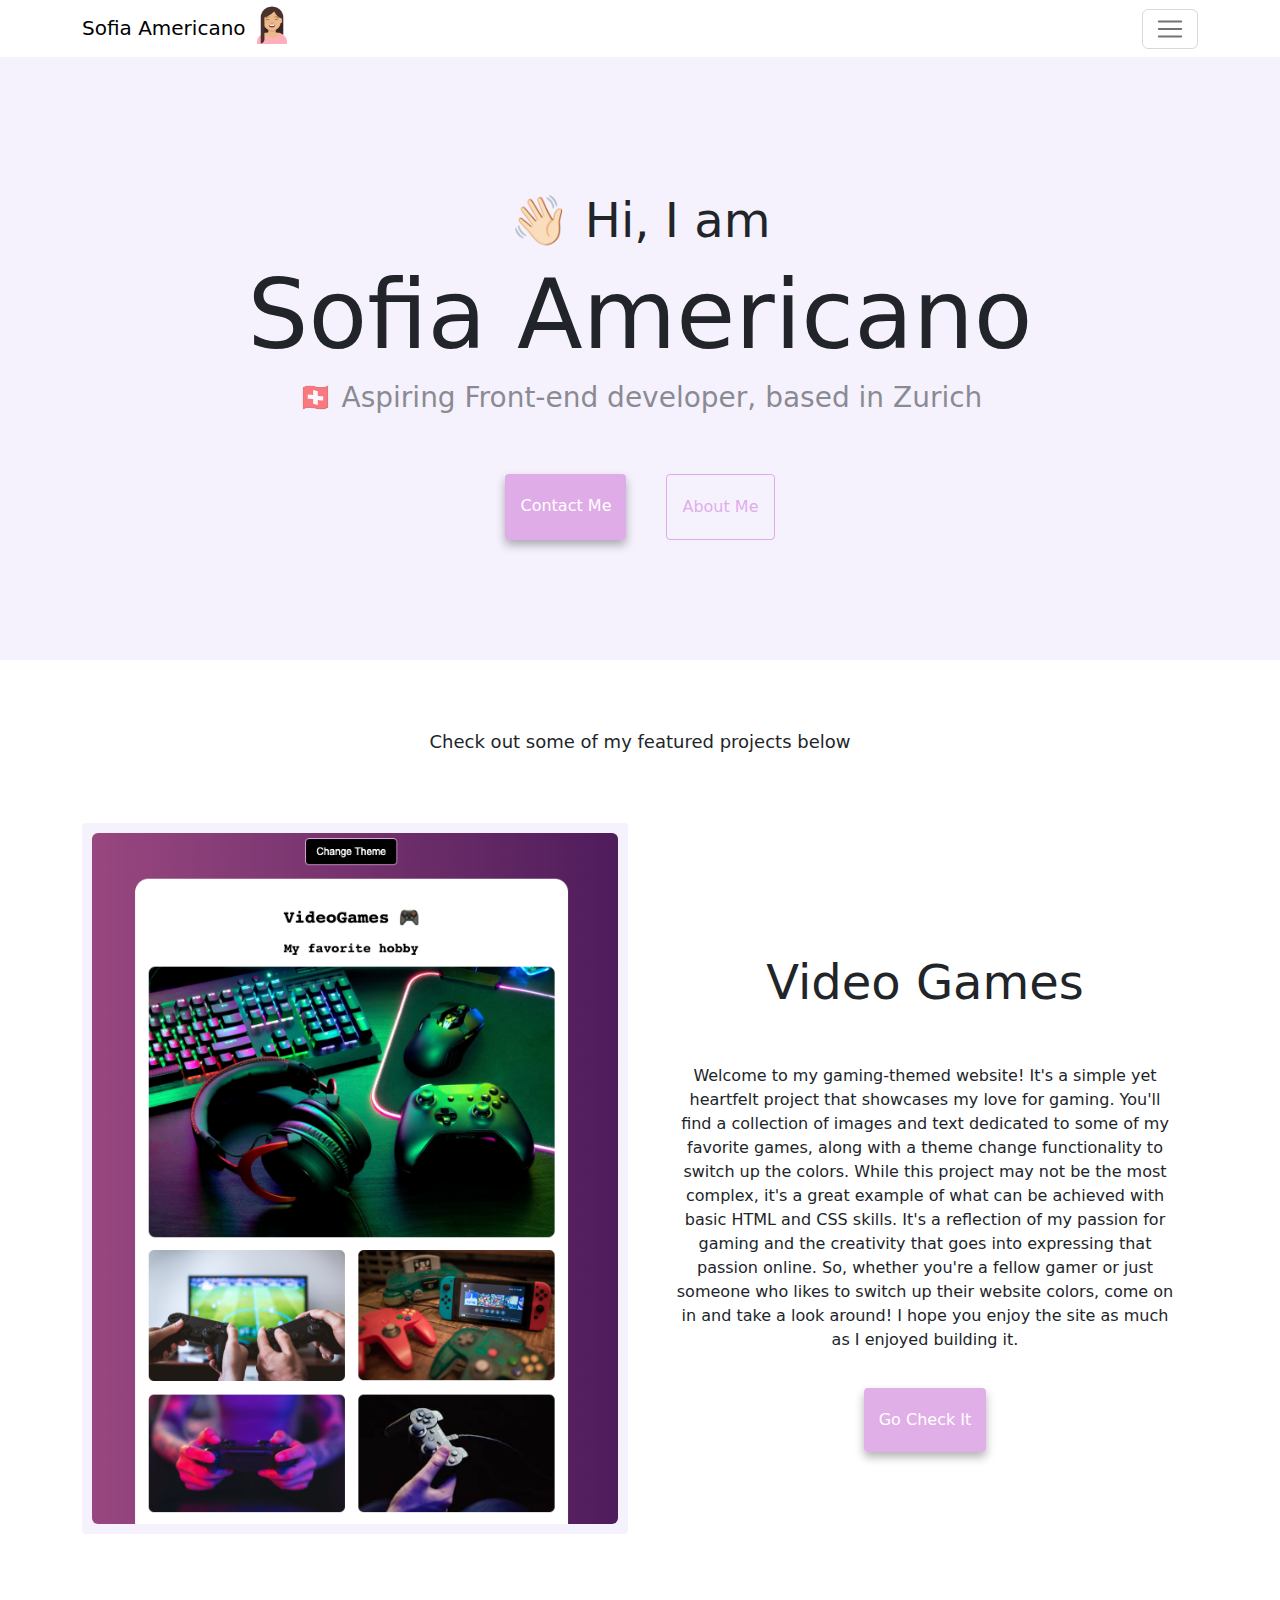
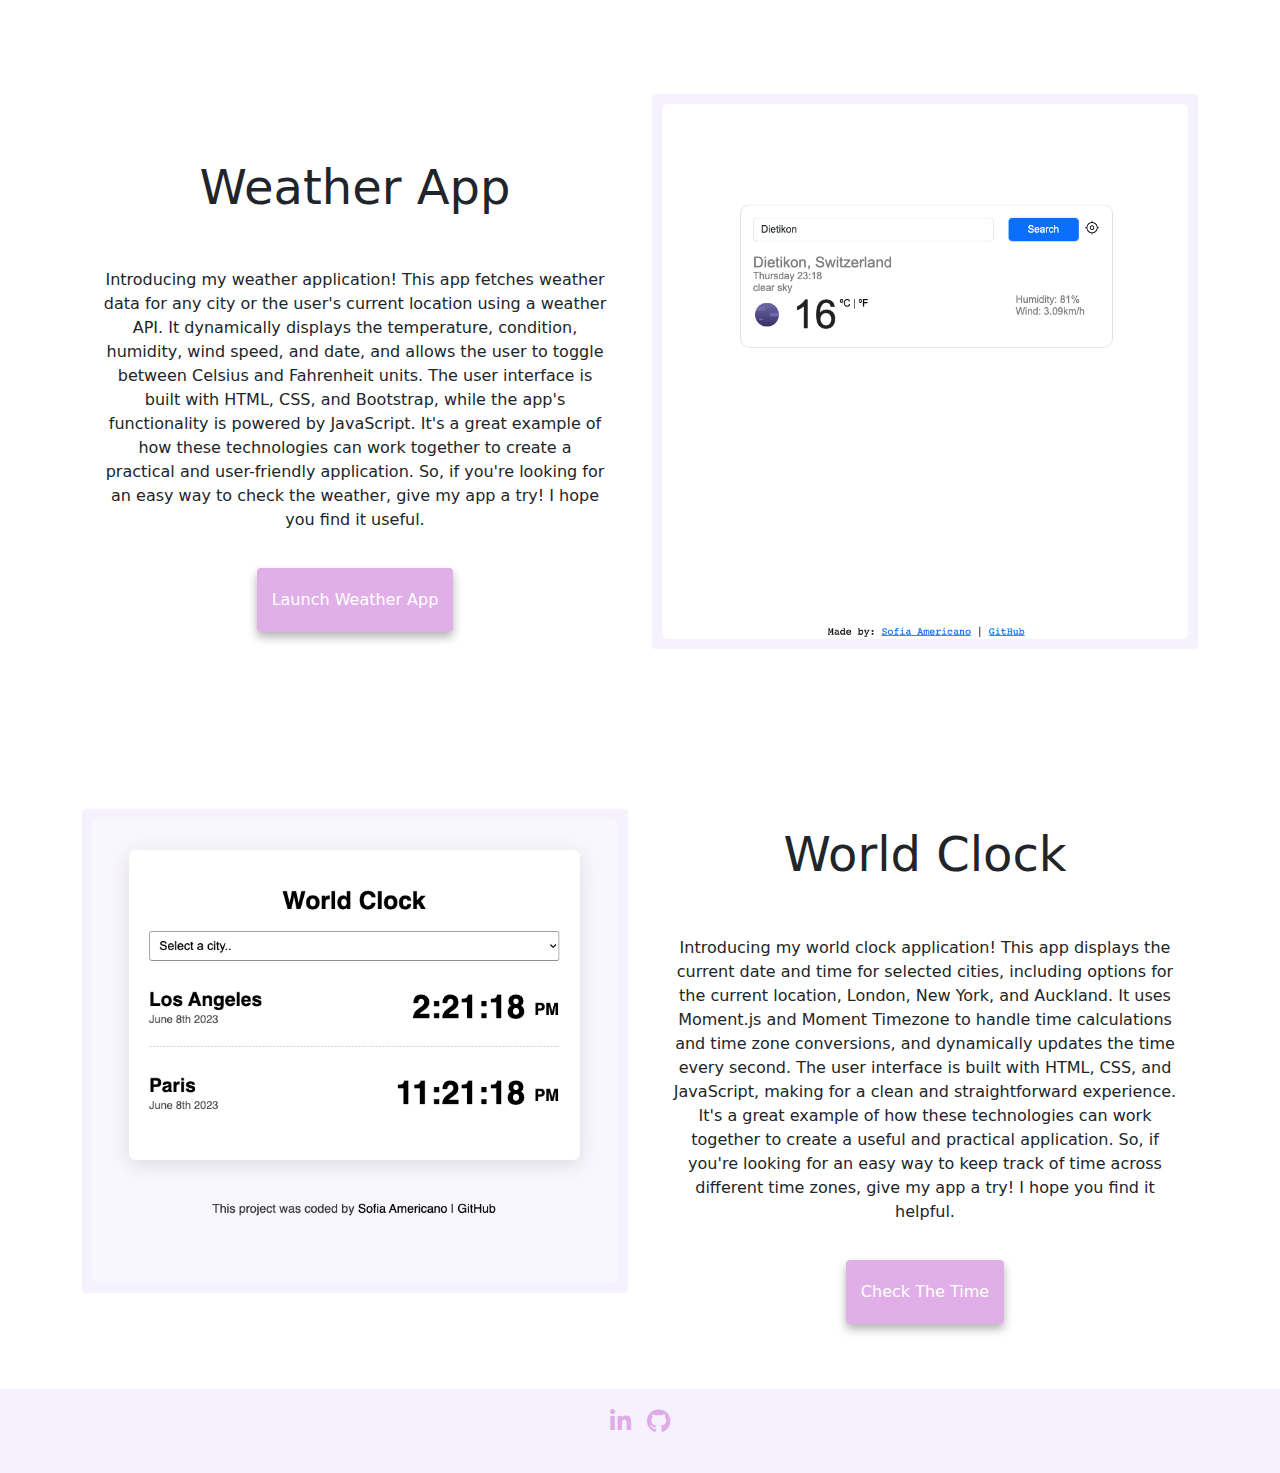
<file: index.html>
<!DOCTYPE html>
<html lang="en">

<head>
    <meta charset="UTF-8">
    <meta name="viewport" content="width=device-width, initial-scale=1.0">
    <meta name="description"
        content="Welcome to Sofia Americano's website. Learn more about Sofia, a front-end developer based in Zurich.">
    <title>Sofia's Portfolio 🍓 - Home</title>
    <link rel="stylesheet" href="src/style.css" />
    <link href="https://cdn.jsdelivr.net/npm/bootstrap@5.3.0/dist/css/bootstrap.min.css" rel="stylesheet">
    <script src="https://cdn.jsdelivr.net/npm/bootstrap@5.3.0/dist/js/bootstrap.bundle.min.js"></script>
    <link rel="stylesheet" href="https://cdnjs.cloudflare.com/ajax/libs/font-awesome/5.15.3/css/all.min.css"
        integrity="sha512-..." crossorigin="anonymous" />
</head>

<body>
    <nav class="navbar navbar-light fixed-top">
        <div class="container">
            <a class="navbar-brand" href="index.html">
                Sofia Americano
                <img src="/images/avatar.png" alt="Brand image" width="40" height="40"
                    style="vertical-align: text-top; margin-top: -12px;">
            </a>
            <button class="navbar-toggler" type="button" data-bs-toggle="collapse" data-bs-target="#navbarNav"
                aria-controls="navbarNav" aria-expanded="false" aria-label="Toggle navigation">
                <span class="navbar-toggler-icon"></span>
            </button>
            <div class="collapse navbar-collapse" id="navbarNav">
                <ul class="navbar-nav">
                    <li class="nav-item">
                        <a class="nav-link active" aria-current="page" href="index.html">Home</a>
                    </li>
                    <li class="nav-item">
                        <a class="nav-link" href="src/about.html">About me</a>
                    </li>
                    <li class="nav-item">
                        <a class="nav-link" href="#image-container">Projects</a>
                    </li>
                    <li class="nav-item">
                        <a class="nav-link" href="src/about.html#contact">Contact me</a>
                    </li>
                </ul>
            </div>
        </div>
    </nav>

    <div class="hero">
        <h1>👋🏻 Hi, I am</h1>
        <h2>Sofia Americano</h2>
        <h3>🇨🇭 Aspiring Front-end developer, based in Zurich</h3>
        <div class="navigation-links">
            <a href="src/about.html#contact" class="primary-link">Contact me</a>
            <a href="src/about.html" class="secondary-link">About me</a>
        </div>
    </div>

    <p class="text-center m-5">Check out some of my featured projects below</p>

    <div class="container">
        <div class="row">
            <div class="col-md-6">
                <div id="image-container">
                    <img src="/images/hobby.png" class="img-fluid rounded" alt="Sofia's hobby image">
                </div>
            </div>
            <div class="col-md-6">
                <h2 class="custom-mb-3">Video Games</h2>
                <p>
                    Welcome to my gaming-themed website! It's a simple yet heartfelt project that showcases my love for
                    gaming. You'll find a collection of images and text dedicated to some of my favorite games, along
                    with a theme change functionality to switch up the colors.
                    While this project may not be the most complex, it's a great example of what can be achieved with
                    basic HTML and CSS skills. It's a reflection of my passion for gaming and the creativity that goes
                    into expressing that passion online.
                    So, whether you're a fellow gamer or just someone who likes to switch up their website colors, come
                    on in and take a look around! I hope you enjoy the site as much as I enjoyed building it.
                </p>
                <div class="button-container mt-3">
                    <a href="https://effortless-dango-dfd084.netlify.app" class="primary-link">Go check it</a>
                </div>
            </div>
        </div>
        <div class="row mt-5">
            <div class="col-md-6">
                <h2 class="custom-mb-3">Weather App</h2>
                <p>
                    Introducing my weather application! This app fetches weather data for any city or the user's current
                    location using a weather API. It dynamically displays the temperature, condition, humidity, wind
                    speed, and date, and allows the user to toggle between Celsius and Fahrenheit units.
                    The user interface is built with HTML, CSS, and Bootstrap, while the app's functionality is powered
                    by JavaScript. It's a great example of how these technologies can work together to create a
                    practical and user-friendly application.
                    So, if you're looking for an easy way to check the weather, give my app a try! I hope you find it
                    useful.
                </p>
                <div class="button-container mt-3">
                    <a href="https://lighthearted-gingersnap-443839.netlify.app" class="primary-link">Launch Weather
                        App</a>
                </div>
            </div>
            <div class="col-md-6">
                <div id="image-container">
                    <img src="images/weather.png" class="img-fluid rounded" alt="Image representing the weather app">
                </div>
            </div>
        </div>
        <div class="row mt-5">
            <div class="col-md-6">
                <div id="image-container">
                    <img src="images/clock.png" class="img-fluid rounded"
                        alt="Image representing the world clock application">
                </div>
            </div>
            <div class="col-md-6">
                <h2 class="custom-mb-3">World Clock</h2>
                <p>
                    Introducing my world clock application! This app displays the current date and time for selected
                    cities, including options for the current location, London, New York, and Auckland. It uses
                    Moment.js and Moment Timezone to handle time calculations and time zone conversions, and dynamically
                    updates the time every second.
                    The user interface is built with HTML, CSS, and JavaScript, making for a clean and straightforward
                    experience. It's a great example of how these technologies can work together to create a useful and
                    practical application.
                    So, if you're looking for an easy way to keep track of time across different time zones, give my app
                    a try! I hope you find it helpful.
                </p>
                <div class="button-container mt-3">
                    <a href="https://startling-monstera-44718e.netlify.app" class="primary-link">Check the time</a>
                </div>
            </div>
        </div>
    </div>

    <footer>
        <div class="container">
            <div class="row">
                <div class="col-md-12">
                    <ul class="footer-links">
                        <li><a href="https://www.linkedin.com/in/sofia-americano/" target="_blank"><i
                                    class="fab fa-linkedin-in" style="font-size: 24px;"></i></a></li>
                        <li><a href="https://github.com/sofia-americano" target="_blank"><i class="fab fa-github"
                                    style="font-size: 24px;"></i></a></li>
                    </ul>
                </div>
            </div>
        </div>
    </footer>

</body>

</html>
</file>
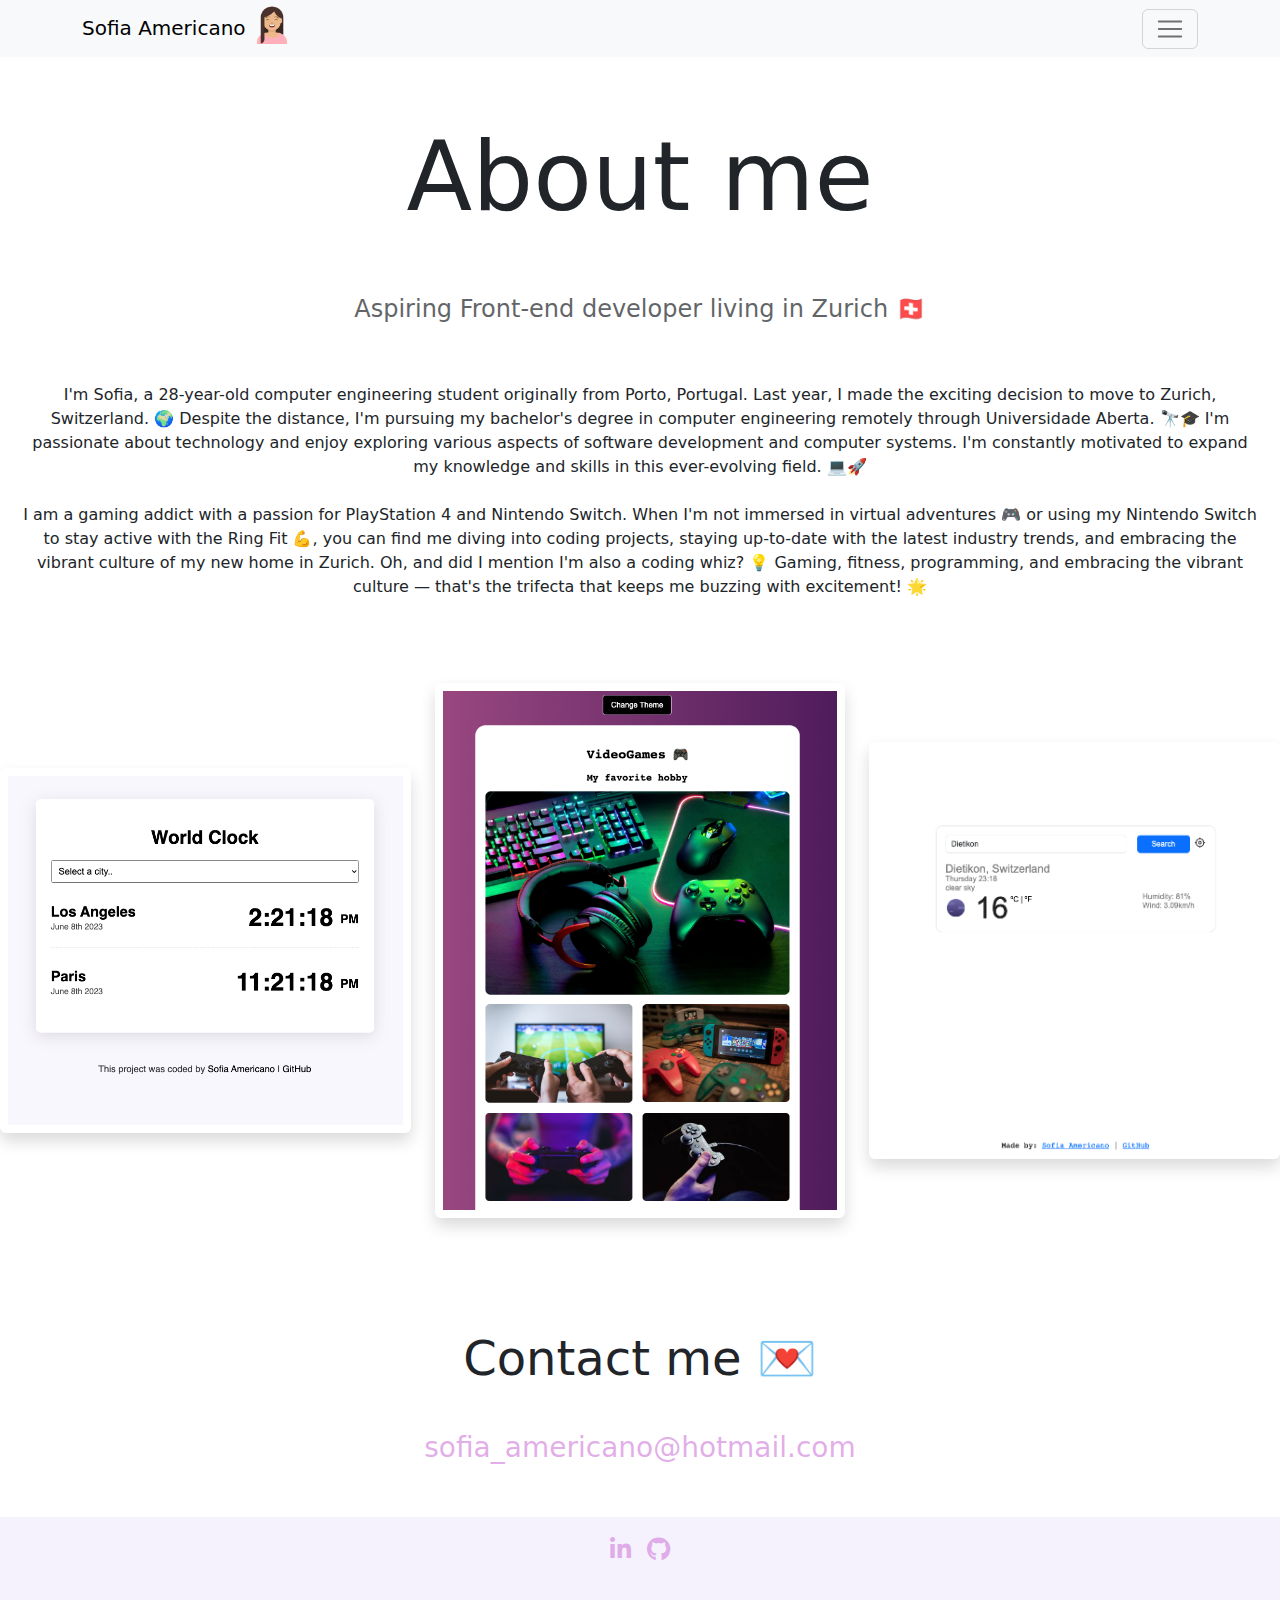
<file: src/about.html>
<!DOCTYPE html>
<html lang="en">

<head>
    <meta charset="UTF-8">
    <meta name="viewport" content="width=device-width, initial-scale=1.0">
    <meta name="description"
        content="Discover more about Sofia Americano, an aspiring front-end developer with a love for video games.">
    <title>Sofia's Portfolio 🍓 - About Me</title>
    <link rel="stylesheet" href="style.css" />
    <link href="https://cdn.jsdelivr.net/npm/bootstrap@5.3.0/dist/css/bootstrap.min.css" rel="stylesheet">
    <script src="https://cdn.jsdelivr.net/npm/bootstrap@5.3.0/dist/js/bootstrap.bundle.min.js"></script>
    <link rel="stylesheet" href="https://cdnjs.cloudflare.com/ajax/libs/font-awesome/5.15.3/css/all.min.css"
        integrity="sha512-..." crossorigin="anonymous" />
</head>

<body>
    <nav class="navbar navbar-light bg-light fixed-top">
        <div class="container">
            <a class="navbar-brand" href="../index.html">
                Sofia Americano
                <img src="/images/avatar.png" alt="Brand image" width="40" height="40"
                    style="vertical-align: text-top; margin-top: -12px;">
            </a>
            <button class="navbar-toggler" type="button" data-bs-toggle="collapse" data-bs-target="#navbarNav"
                aria-controls="navbarNav" aria-expanded="false" aria-label="Toggle navigation">
                <span class="navbar-toggler-icon"></span>
            </button>
            <div class="collapse navbar-collapse" id="navbarNav">
                <ul class="navbar-nav">
                    <li class="nav-item">
                        <a class="nav-link active" aria-current="page" href="../index.html">Home</a>
                    </li>
                    <li class="nav-item">
                        <a class="nav-link" href="src/about.html">About me</a>
                    </li>
                    <li class="nav-item">
                        <a class="nav-link" href="../index.html#image-container">Projects</a>
                    </li>
                    <li class="nav-item">
                        <a class="nav-link" href="about.html#contact">Contact me</a>
                    </li>

                </ul>
            </div>
        </div>
    </nav>

    <div id="box">
        <p id="about">About me</p>
        <p id="bio">Aspiring Front-end developer living in Zurich 🇨🇭</p>
        <p id="description">
            I'm Sofia, a 28-year-old computer engineering student originally from Porto, Portugal. Last year, I made the
            exciting decision to move to Zurich, Switzerland. 🌍 Despite the distance, I'm pursuing my bachelor's degree
            in
            computer engineering remotely through Universidade Aberta. 🔭🎓 I'm passionate about technology and enjoy
            exploring
            various aspects of software development and computer systems. I'm constantly motivated to expand my
            knowledge
            and skills in this ever-evolving field. 💻🚀
        </p>
        <p id="hobbies">
            I am a gaming addict with a passion for PlayStation 4 and Nintendo Switch. When I'm not immersed in virtual
            adventures 🎮 or using my Nintendo Switch to stay active with the Ring Fit 💪, you can find me diving into
            coding
            projects, staying up-to-date with the latest industry trends, and embracing the vibrant culture of my new
            home
            in Zurich. Oh, and did I mention I'm also a coding whiz? 💡 Gaming, fitness, programming, and embracing
            the vibrant culture — that's the trifecta that keeps me buzzing with excitement! 🌟
        </p>
    </div>
    <div class="row">
        <div class="col-sm-4">
            <img src="/images/clock.png" class="img-fluid p-2 shadow rounded">
        </div>
        <div class="col-md-4">
            <img src="/images/hobby.png" class="img-fluid p-2 shadow rounded">
        </div>
        <div class="col-md-4">
            <img src="/images/weather.png" class="img-fluid p-2 shadow rounded">
        </div>
    </div>

    <div id="contact" class="mt-5">
        <h2 class="text-center" style="font-size: 48px!important;">Contact me 💌</h2>
        <a href="mailto:sofia_americano@hotmail.com" class="email-link">sofia_americano@hotmail.com</a>
    </div>

    <footer>
        <div class="container">
            <div class="row">
                <div class="col-md-12">
                    <ul class="footer-links">
                        <li><a href="https://www.linkedin.com/in/sofia-americano/" target="_blank"><i
                                    class="fab fa-linkedin-in" style="font-size: 24px;"></i></a></li>
                        <li><a href="https://github.com/sofia-americano" target="_blank"><i class="fab fa-github"
                                    style="font-size: 24px;"></i></a></li>
                    </ul>
                </div>
            </div>
        </div>
    </footer>
</body>

</html>
</file>
<file: src/style.css>
:root {
    --primary-color: hsla(293, 56%, 74%, 0.781);
    --secondary-color: #f5f2fe;
    --box-shadow: 0 5px 10px rgba(0, 0, 0, 0.3);
    --bs-font-sans-serif: system-ui, -apple-system, "Segoe UI", Roboto,
        "Helvetica Neue", Arial, "Noto Sans", "Liberation Sans", sans-serif,
        "Apple Color Emoji", "Segoe UI Emoji", "Segoe UI Symbol",
        "Noto Color Emoji";
}

body {
    margin: 60px auto;
    font-family: var(--bs-font-sans-serif);
}

.hero {
    background-color: var(--secondary-color);
    background-position: center;
    padding: 80px 20px;
}

h1,
h2,
h3 {
    text-align: center;
}

h1 {
    font-size: 48px !important;
    margin-top: 7rem !important;
}

h2 {
    font-size: 96px !important;
}

h3 {
    font-size: 24px;
    opacity: 0.5;
}

p {
    padding: 20px;
    border-radius: 4px;
    font-size: 16px;
    line-height: 1.5;
    text-align: center;
}

.navigation-links {
    display: flex;
    margin-top: 40px;
    justify-content: center;
}

::after, ::before {
    box-sizing: border-box;
}

.navigation-links a {
    margin: 20px;
    margin-bottom: 40px;
}

.primary-link {
    border-radius: 4px;
    background: var(--primary-color);
    padding: 20px 15px;
    box-shadow: var(--box-shadow);
    color: white;
    text-decoration: none;
    text-transform: capitalize;
    cursor: pointer;
}

.secondary-link {
    border-radius: 4px;
    padding: 20px 15px;
    text-decoration: none;
    text-transform: capitalize;
    color: var(--primary-color);
    border: 1px solid var(--primary-color);
}

button:not(:disabled) {
    cursor: pointer;
}

.text-center {
    font-size: 18px;
    font-family: var(--bs-font-sans-serif);
    margin-bottom: 40px;
}

.navbar {
    background-color: white;
}

.navbar-light .navbar-toggler-icon {
    background-image: url("data:image/svg+xml;charset=utf8,%3Csvg viewBox='0 0 32 32' xmlns='http://www.w3.org/2000/svg'%3E%3Cpath stroke='rgba(0,0,0, 0.55)' stroke-width='2' stroke-linecap='round' stroke-miterlimit='10' d='M4 8h24M4 16h24M4 24h24'/%3E%3C/svg%3E");
}

.navbar-toggler-icon {
    display: inline-block;
    width: 1.5rem;
    height: 1.5rem;
    vertical-align: middle;
    background-repeat: no-repeat;
    background-position: center;
    background-size: 100%;
}

.navbar-nav {
    flex-direction: column;
    align-items: flex-end;
}

.navbar-nav .nav-link {
    padding: 0.5rem 0.3rem;
}

.navbar-brand {
    margin-right: auto;
}

.navbar-nav .nav-link:hover {
    background-color: hsla(308, 100%, 84%, 0.318);
    border-radius: 5px;
}

.custom-mb-3 {
    margin-bottom: 2rem !important;
    font-size: 48px !important;
}

.row {
    display: flex;
    align-items: center;
    margin-bottom: 7rem;
    flex-wrap: wrap;
}

.row:last-child {
    margin-bottom: 0;
}

#image-container {
    background-color: var(--secondary-color);
    padding: 10px;
    border-radius: 4px;
    margin-bottom: 3rem;
}

#image-container img {
    height: auto;
}

image-description {
    padding: 10px;
    border-radius: 4px;
    flex: 1;
}

image-description p {
    font-size: 16px;
    line-height: 1.4;
}

.button-container {
    display: flex;
    justify-content: center;
}

footer {
    background-color: var(--secondary-color);
    padding: 20px 0;
    text-align: center;
    margin-top: 3rem;
}

.footer-links {
    list-style: none;
    padding: 0;
}

.footer-links li {
    display: inline-block;
    margin-right: 10px;
}

.footer-links li:last-child {
    margin-right: 0;
}

.footer-links a {
    text-decoration: none;
    color: var(--primary-color);
    font-weight: bold;
}

.footer-links a:hover {
    color: #fffefe;
}

#box {
    padding-top: 100px;
}

#about {
    font-size: 96px;
    margin-bottom: -rem;
    font-weight: 500;
    line-height: 1.2;
}

#bio {
    font-size: 24px !important;
    opacity: 0.7;
    margin-bottom: 5rem;
}

#description {
    margin-bottom: -1rem;
    margin-top: -4rem;
}

#hobbies {
    margin-bottom: 4rem;
}

.email-link {
    font-size: 28px;
    text-decoration: none;
    color: var(--primary-color);
    display: flex;
    justify-content: center;
}
</file>
